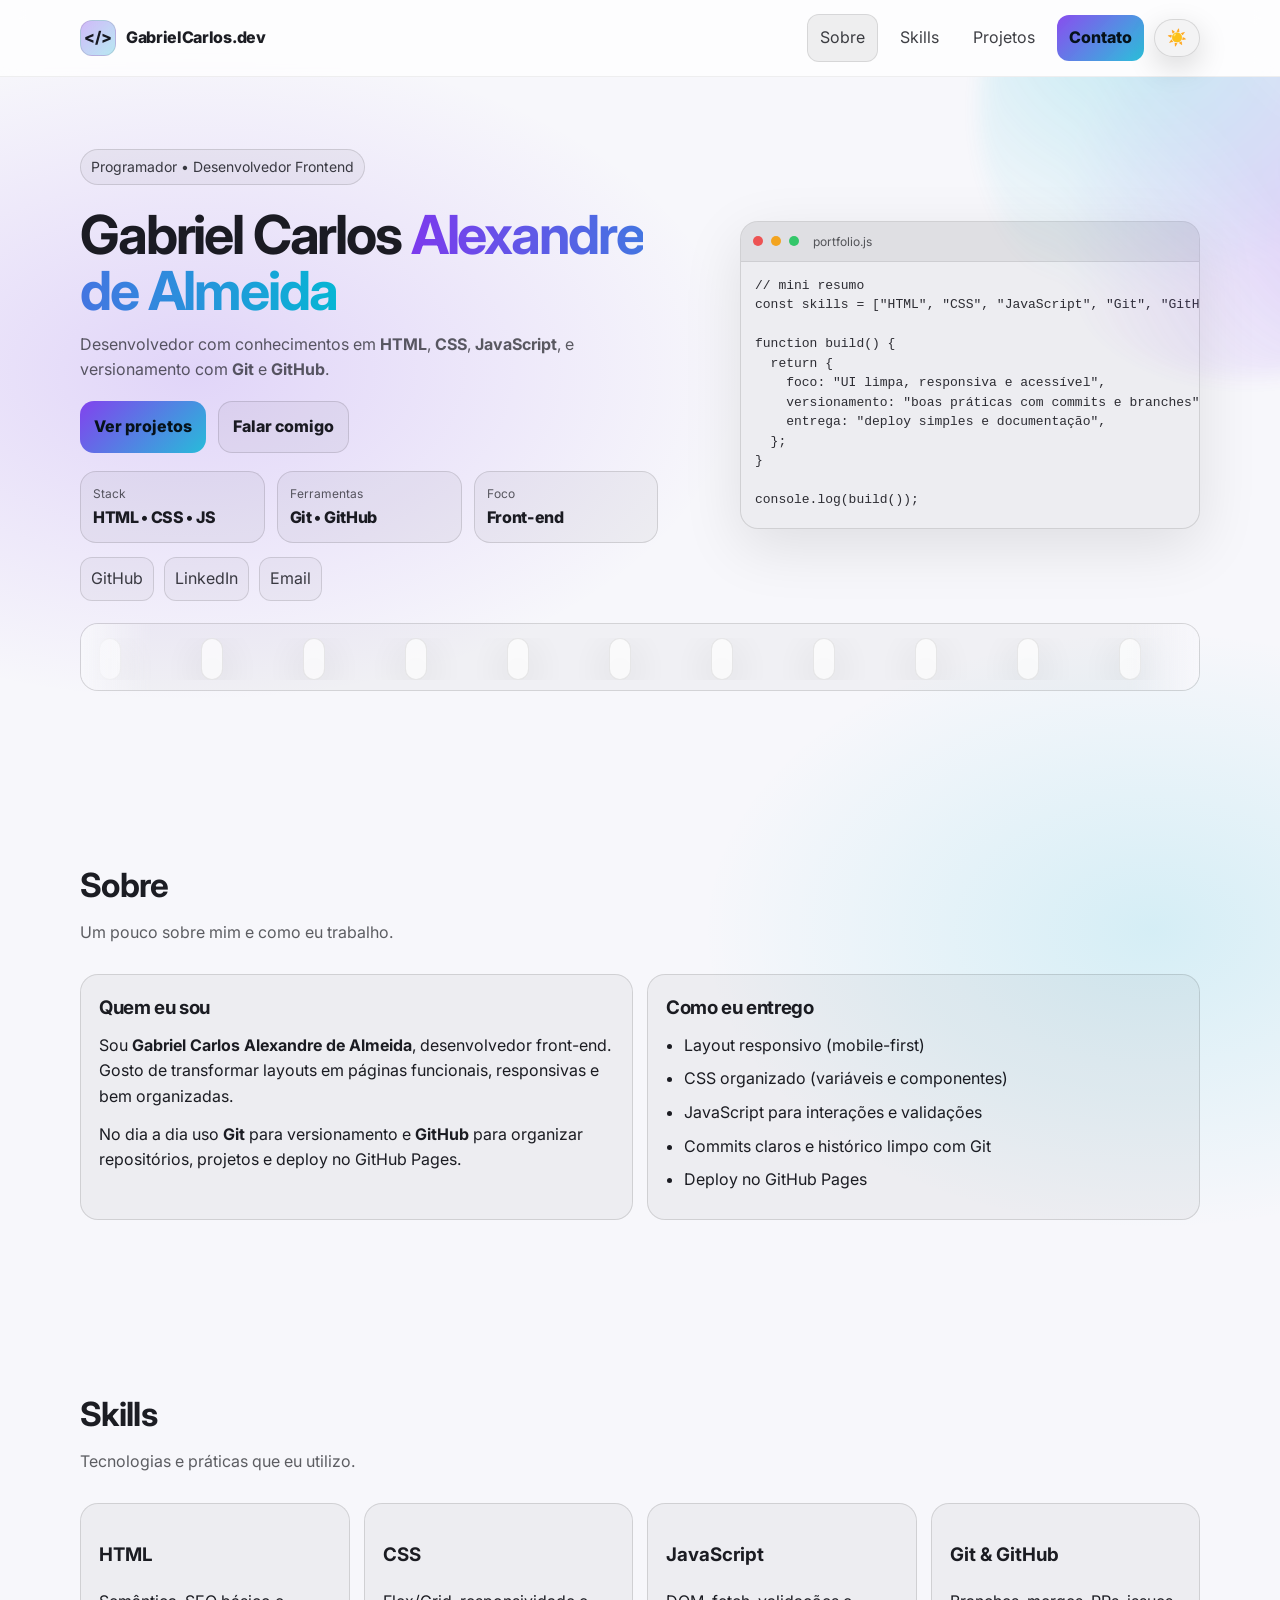
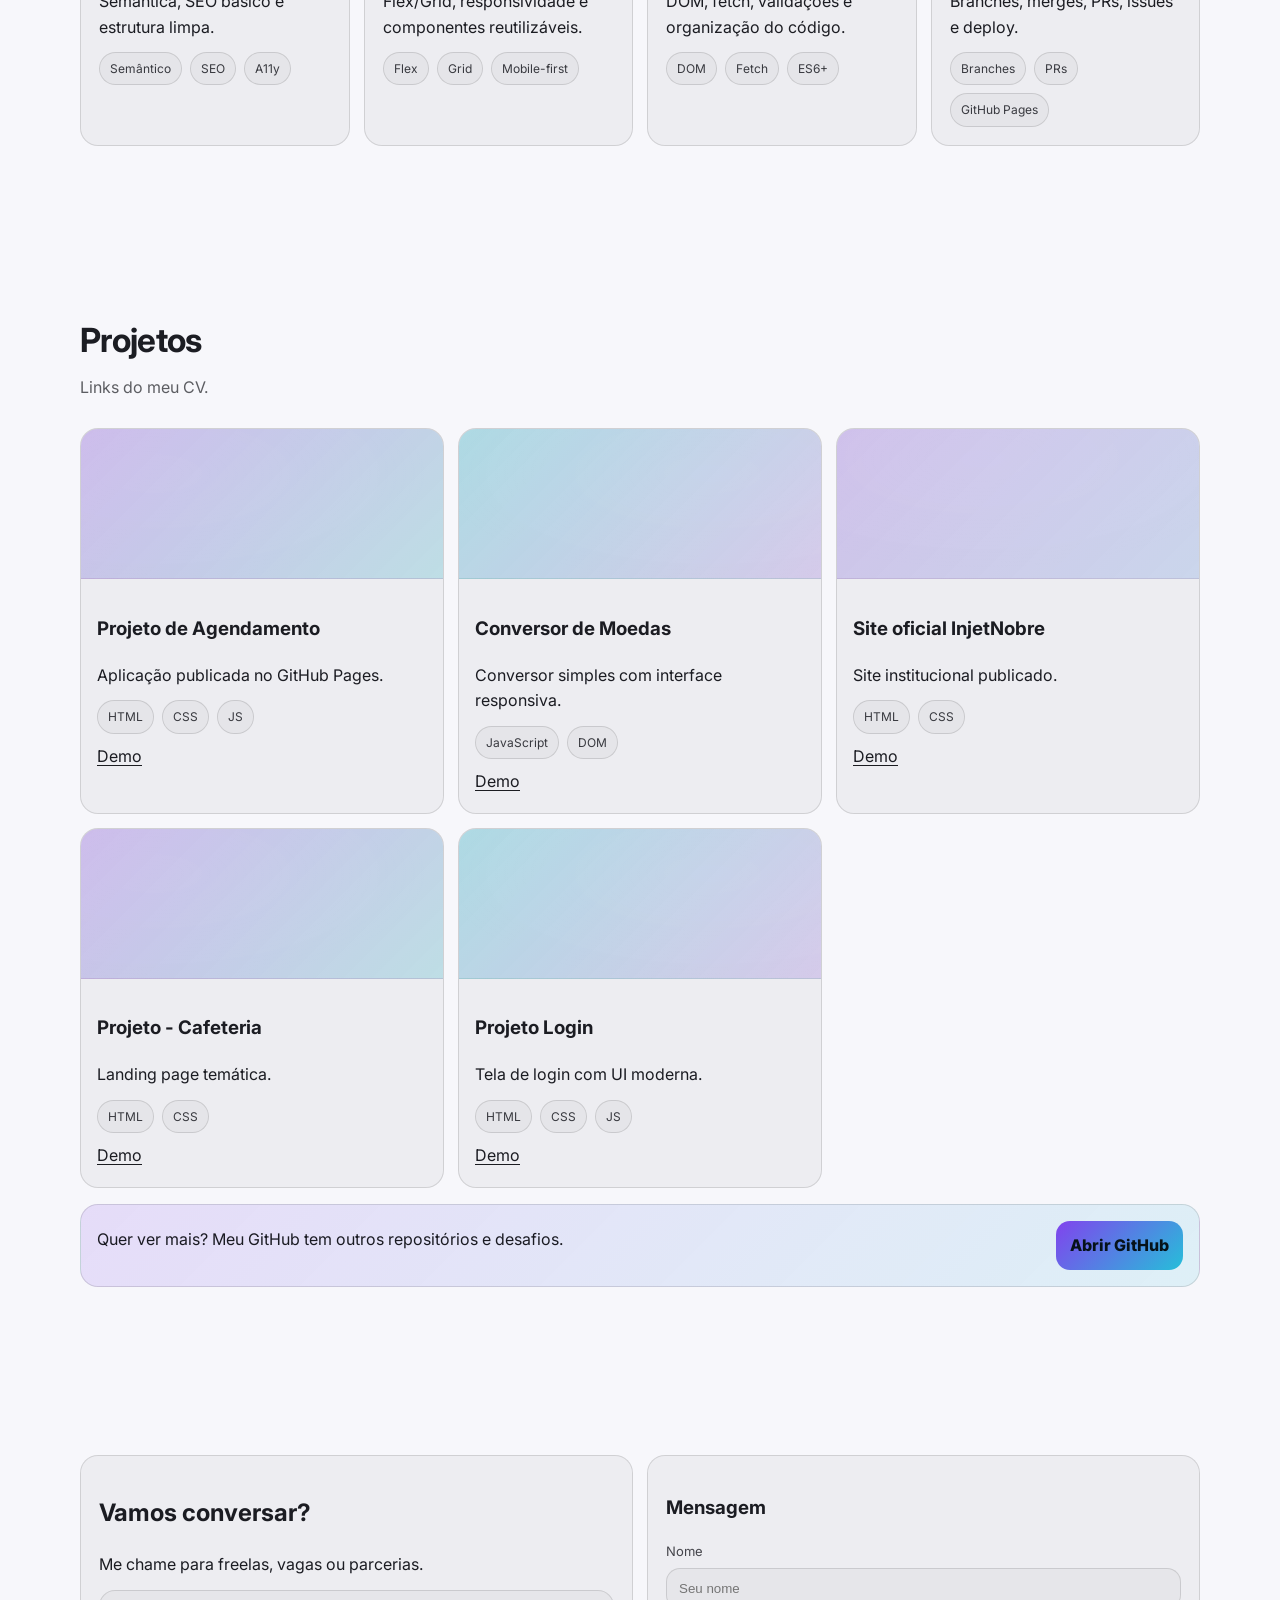
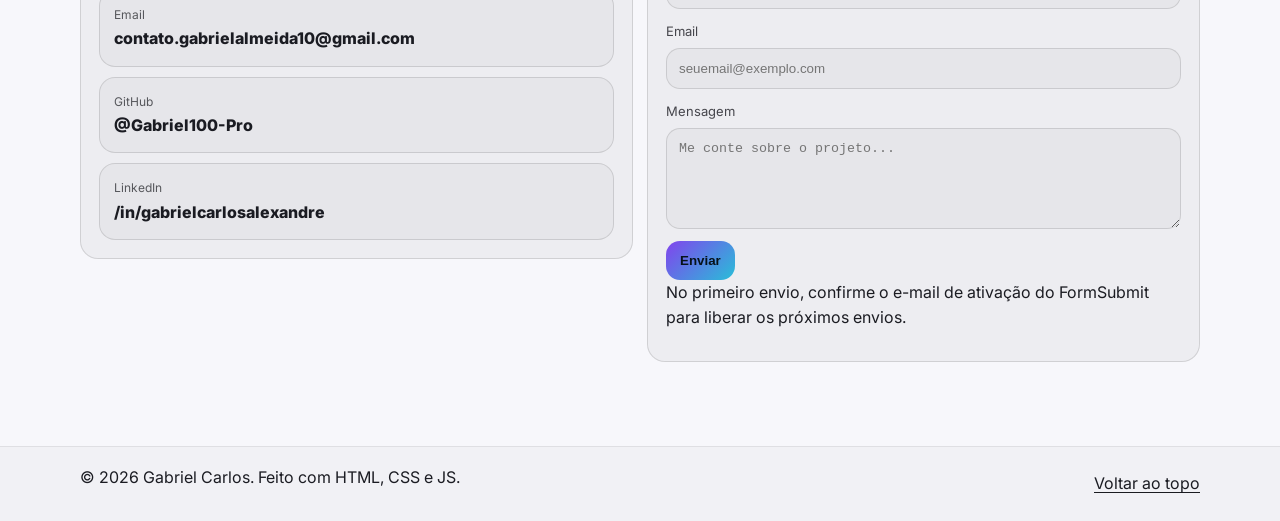
<file: index.html>
<!doctype html>
<html lang="pt-BR" data-theme="dark">
<head>
  <meta charset="utf-8" />
  <meta name="viewport" content="width=device-width, initial-scale=1" />
  <meta name="description" content="Portfólio | Gabriel Carlos Alexandre de Almeida - HTML, CSS, JavaScript, Git e GitHub." />
  <title>Portfólio | Gabriel Carlos</title>

  <link rel="preconnect" href="https://fonts.googleapis.com">
  <link rel="preconnect" href="https://fonts.gstatic.com" crossorigin>
  <link href="https://fonts.googleapis.com/css2?family=Inter:wght@400;500;600;700;800&display=swap" rel="stylesheet">

  <link rel="stylesheet" href="styles.css" />
</head>

<body>
  <a class="skip-link" href="#conteudo">Pular para o conteúdo</a>

  <header class="header" id="topo">
    <div class="container header__inner">
      <a class="brand" href="#topo" aria-label="Ir para o topo">
        <span class="brand__mark">&lt;/&gt;</span>
        <span class="brand__name">GabrielCarlos.dev</span>
      </a>

      <button class="menu-btn" type="button" aria-expanded="false" aria-controls="menu">
        <span class="menu-btn__bars" aria-hidden="true"></span>
        <span class="sr-only">Abrir menu</span>
      </button>

      <section class="header__actions" aria-label="Ações do topo">
        <nav class="nav" id="menu" aria-label="Navegação principal">
          <a class="nav__link" href="#sobre">Sobre</a>
          <a class="nav__link" href="#skills">Skills</a>
          <a class="nav__link" href="#projetos">Projetos</a>
          <a class="nav__link nav__cta" href="#contato">Contato</a>
        </nav>

        <button class="theme-toggle" type="button" aria-label="Alternar tema" aria-pressed="true" title="Alternar tema">
          <span class="theme-toggle__icon" aria-hidden="true">🌙</span>
        </button>
      </section>
    </div>
  </header>

  <main id="conteudo">
    <section class="hero section">
      <div class="container hero__grid">
        <div class="hero__content">
          <p class="pill">Programador • Desenvolvedor Frontend</p>

          <h1 class="hero__title">
            Gabriel Carlos <span class="grad">Alexandre de Almeida</span>
          </h1>

          <p class="hero__subtitle">
            Desenvolvedor com conhecimentos em <strong>HTML</strong>, <strong>CSS</strong>, <strong>JavaScript</strong>,
            e versionamento com <strong>Git</strong> e <strong>GitHub</strong>.
          </p>

          <div class="hero__actions">
            <a class="btn btn--primary" href="#projetos">Ver projetos</a>
            <a class="btn btn--ghost" href="#contato">Falar comigo</a>
          </div>

          <div class="hero__meta">
            <div class="meta-card">
              <span class="meta-card__label">Stack</span>
              <span class="meta-card__value">HTML • CSS • JS</span>
            </div>
            <div class="meta-card">
              <span class="meta-card__label">Ferramentas</span>
              <span class="meta-card__value">Git • GitHub</span>
            </div>
            <div class="meta-card">
              <span class="meta-card__label">Foco</span>
              <span class="meta-card__value">Front-end</span>
            </div>
          </div>

          <div class="social">
            <a class="social__link" href="https://github.com/Gabriel100-Pro" target="_blank" rel="noreferrer">GitHub</a>
            <a class="social__link" href="https://www.linkedin.com/in/gabrielcarlosalexandre" target="_blank" rel="noreferrer">LinkedIn</a>
            <a class="social__link" href="mailto:contato.gabrielalmeida10@gmail.com">Email</a>
          </div>
        </div>

        <div class="hero__card" aria-hidden="true">
          <div class="code-card">
            <div class="code-card__top">
              <span class="dot dot--red"></span>
              <span class="dot dot--yellow"></span>
              <span class="dot dot--green"></span>
              <span class="code-card__title">portfolio.js</span>
            </div>
<pre class="code-card__pre"><code>// mini resumo
const skills = ["HTML", "CSS", "JavaScript", "Git", "GitHub"];

function build() {
  return {
    foco: "UI limpa, responsiva e acessível",
    versionamento: "boas práticas com commits e branches",
    entrega: "deploy simples e documentação",
  };
}

console.log(build());</code></pre>
          </div>
        </div>
      </div>

      <!-- MARQUEE: CORRIGIDO (agora a animação funciona) -->
      <div class="container">
        <section class="tool-marquee" aria-label="Tecnologias que eu uso">
          <div class="tool-marquee__fade tool-marquee__fade--left" aria-hidden="true"></div>
          <div class="tool-marquee__fade tool-marquee__fade--right" aria-hidden="true"></div>

          <!-- IMPORTANTE: viewport + track + dois grupos iguais -->
          <div class="tool-marquee__viewport">
            <div class="tool-marquee__track" aria-hidden="false">
              <div class="tool-marquee__group">
                <img class="tool-marquee__img tool-marquee__img--wide" src="assets/item1-1.png" alt="JavaScript" loading="lazy">
                <img class="tool-marquee__img tool-marquee__img--wide" src="assets/item1-10.png" alt="CSS" loading="lazy">
                <img class="tool-marquee__img tool-marquee__img--wide" src="assets/item1-3.png" alt="JavaScript" loading="lazy">
                <img class="tool-marquee__img tool-marquee__img--wide" src="assets/item1-6.png" alt="Git" loading="lazy">
              </div>

              <!-- duplicado para loop infinito -->
              <div class="tool-marquee__group" aria-hidden="true">
                <img class="tool-marquee__img tool-marquee__img--wide" src="assets/item1-1.png" alt="JavaScript" loading="lazy">
                <img class="tool-marquee__img tool-marquee__img--wide" src="assets/item1-10.png" alt="CSS" loading="lazy">
                <img class="tool-marquee__img tool-marquee__img--wide" src="assets/item1-3.png" alt="JavaScript" loading="lazy">
                <img class="tool-marquee__img tool-marquee__img--wide" src="assets/item1-6.png" alt="Git" loading="lazy">
              </div>
            </div>
          </div>

          
        </section>
      </div>

      <div class="hero__bg" aria-hidden="true"></div>
    </section>

    <section class="section" id="sobre">
      <div class="container">
        <div class="section__head">
          <h2 class="section__title">Sobre</h2>
          <p class="section__desc">Um pouco sobre mim e como eu trabalho.</p>
        </div>

        <div class="about">
          <div class="about__card">
            <h3>Quem eu sou</h3>
            <p>
              Sou <strong>Gabriel Carlos Alexandre de Almeida</strong>, desenvolvedor front-end.
              Gosto de transformar layouts em páginas funcionais, responsivas e bem organizadas.
            </p>
            <p>
              No dia a dia uso <strong>Git</strong> para versionamento e <strong>GitHub</strong> para organizar repositórios,
              projetos e deploy no GitHub Pages.
            </p>
          </div>

          <div class="about__card">
            <h3>Como eu entrego</h3>
            <ul class="checklist">
              <li>Layout responsivo (mobile-first)</li>
              <li>CSS organizado (variáveis e componentes)</li>
              <li>JavaScript para interações e validações</li>
              <li>Commits claros e histórico limpo com Git</li>
              <li>Deploy no GitHub Pages</li>
            </ul>
          </div>
        </div>
      </div>
    </section>

    <section class="section section--alt" id="skills">
      <div class="container">
        <div class="section__head">
          <h2 class="section__title">Skills</h2>
          <p class="section__desc">Tecnologias e práticas que eu utilizo.</p>
        </div>

        <div class="skills">
          <article class="skill">
            <h3>HTML</h3>
            <p>Semântica, SEO básico e estrutura limpa.</p>
            <div class="tags">
              <span class="tag">Semântico</span>
              <span class="tag">SEO</span>
              <span class="tag">A11y</span>
            </div>
          </article>

          <article class="skill">
            <h3>CSS</h3>
            <p>Flex/Grid, responsividade e componentes reutilizáveis.</p>
            <div class="tags">
              <span class="tag">Flex</span>
              <span class="tag">Grid</span>
              <span class="tag">Mobile-first</span>
            </div>
          </article>

          <article class="skill">
            <h3>JavaScript</h3>
            <p>DOM, fetch, validações e organização do código.</p>
            <div class="tags">
              <span class="tag">DOM</span>
              <span class="tag">Fetch</span>
              <span class="tag">ES6+</span>
            </div>
          </article>

          <article class="skill">
            <h3>Git & GitHub</h3>
            <p>Branches, merges, PRs, issues e deploy.</p>
            <div class="tags">
              <span class="tag">Branches</span>
              <span class="tag">PRs</span>
              <span class="tag">GitHub Pages</span>
            </div>
          </article>
        </div>
      </div>
    </section>

    <!-- PROJETOS: LINKS PEGOS DO SEU CV -->
    <section class="section" id="projetos">
      <div class="container">
        <div class="section__head">
          <h2 class="section__title">Projetos</h2>
          <p class="section__desc">Links do meu CV.</p>
        </div>

        <div class="projects">
          <article class="project">
            <div class="project__thumb" aria-hidden="true"></div>
            <div class="project__body">
              <h3>Projeto de Agendamento</h3>
              <p>Aplicação publicada no GitHub Pages.</p>
              <div class="tags">
                <span class="tag">HTML</span><span class="tag">CSS</span><span class="tag">JS</span>
              </div>
              <div class="project__links">
                <a class="link" href="https://gabriel100-pro.github.io/Projeto-de-Agendamento/" target="_blank" rel="noreferrer">Demo</a>
              </div>
            </div>
          </article>

          <article class="project">
            <div class="project__thumb project__thumb--2" aria-hidden="true"></div>
            <div class="project__body">
              <h3>Conversor de Moedas</h3>
              <p>Conversor simples com interface responsiva.</p>
              <div class="tags">
                <span class="tag">JavaScript</span><span class="tag">DOM</span>
              </div>
              <div class="project__links">
                <a class="link" href="https://gabriel100-pro.github.io/Conversor-de-Moedas/" target="_blank" rel="noreferrer">Demo</a>
              </div>
            </div>
          </article>

          <article class="project">
            <div class="project__thumb project__thumb--3" aria-hidden="true"></div>
            <div class="project__body">
              <h3>Site oficial InjetNobre</h3>
              <p>Site institucional publicado.</p>
              <div class="tags">
                <span class="tag">HTML</span><span class="tag">CSS</span>
              </div>
              <div class="project__links">
                <a class="link" href="https://gabriel100-pro.github.io/Site-oficial-InjetNobre/" target="_blank" rel="noreferrer">Demo</a>
              </div>
            </div>
          </article>

          <article class="project">
            <div class="project__thumb" aria-hidden="true"></div>
            <div class="project__body">
              <h3>Projeto - Cafeteria</h3>
              <p>Landing page temática.</p>
              <div class="tags">
                <span class="tag">HTML</span><span class="tag">CSS</span>
              </div>
              <div class="project__links">
                <a class="link" href="https://gabriel100-pro.github.io/Projeto---Cafeteria/" target="_blank" rel="noreferrer">Demo</a>
              </div>
            </div>
          </article>

          <article class="project">
            <div class="project__thumb project__thumb--2" aria-hidden="true"></div>
            <div class="project__body">
              <h3>Projeto Login</h3>
              <p>Tela de login com UI moderna.</p>
              <div class="tags">
                <span class="tag">HTML</span><span class="tag">CSS</span><span class="tag">JS</span>
              </div>
              <div class="project__links">
                <a class="link" href="https://gabriel100-pro.github.io/Projeto-Login-/" target="_blank" rel="noreferrer">Demo</a>
              </div>
            </div>
          </article>
        </div>

        <div class="callout">
          <p>Quer ver mais? Meu GitHub tem outros repositórios e desafios.</p>
          <a class="btn btn--primary" href="https://github.com/Gabriel100-Pro" target="_blank" rel="noreferrer">Abrir GitHub</a>
        </div>
      </div>
    </section>

    <section class="section" id="contato">
      <div class="container">
        <div class="contact">
          <div class="contact__info">
            <h2>Vamos conversar?</h2>
            <p class="muted">Me chame para freelas, vagas ou parcerias.</p>

            <div class="contact__cards">
              <a class="contact-card" href="mailto:contato.gabrielalmeida10@gmail.com">
                <span class="contact-card__label">Email</span>
                <span class="contact-card__value">contato.gabrielalmeida10@gmail.com</span>
              </a>

              <a class="contact-card" href="https://github.com/Gabriel100-Pro" target="_blank" rel="noreferrer">
                <span class="contact-card__label">GitHub</span>
                <span class="contact-card__value">@Gabriel100-Pro</span>
              </a>

              <a class="contact-card" href="https://www.linkedin.com/in/gabrielcarlosalexandre" target="_blank" rel="noreferrer">
                <span class="contact-card__label">LinkedIn</span>
                <span class="contact-card__value">/in/gabrielcarlosalexandre</span>
              </a>
            </div>
          </div>

          <form class="form" action="https://formsubmit.co/contato.gabrielalmeida10@gmail.com" method="post">
            <h3>Mensagem</h3>
            <input type="hidden" name="_subject" value="Nova mensagem enviada pelo portfólio">
            <input type="hidden" name="_captcha" value="false">
            <input type="hidden" name="_template" value="table">
            <input type="hidden" id="form-next-url" name="_next" value="">

            <label class="field">
              <span>Nome</span>
              <input name="nome" type="text" placeholder="Seu nome" autocomplete="name" required />
            </label>

            <label class="field">
              <span>Email</span>
              <input name="email" type="email" placeholder="seuemail@exemplo.com" autocomplete="email" required />
            </label>

            <label class="field">
              <span>Mensagem</span>
              <textarea name="mensagem" rows="5" placeholder="Me conte sobre o projeto..." required></textarea>
            </label>

            <button class="btn btn--primary" type="submit">Enviar</button>
            <p class="form__hint muted">
              No primeiro envio, confirme o e-mail de ativação do FormSubmit para liberar os próximos envios.
            </p>
          </form>
        </div>
      </div>
    </section>
  </main>

  <footer class="footer">
    <div class="container footer__inner">
      <p class="muted">© <span id="ano"></span> Gabriel Carlos. Feito com HTML, CSS e JS.</p>
      <a class="link" href="#topo">Voltar ao topo</a>
    </div>
  </footer>

  <button class="to-top" type="button" aria-label="Voltar ao topo">↑</button>

  <script src="script.js"></script>
</body>
</html>
</file>
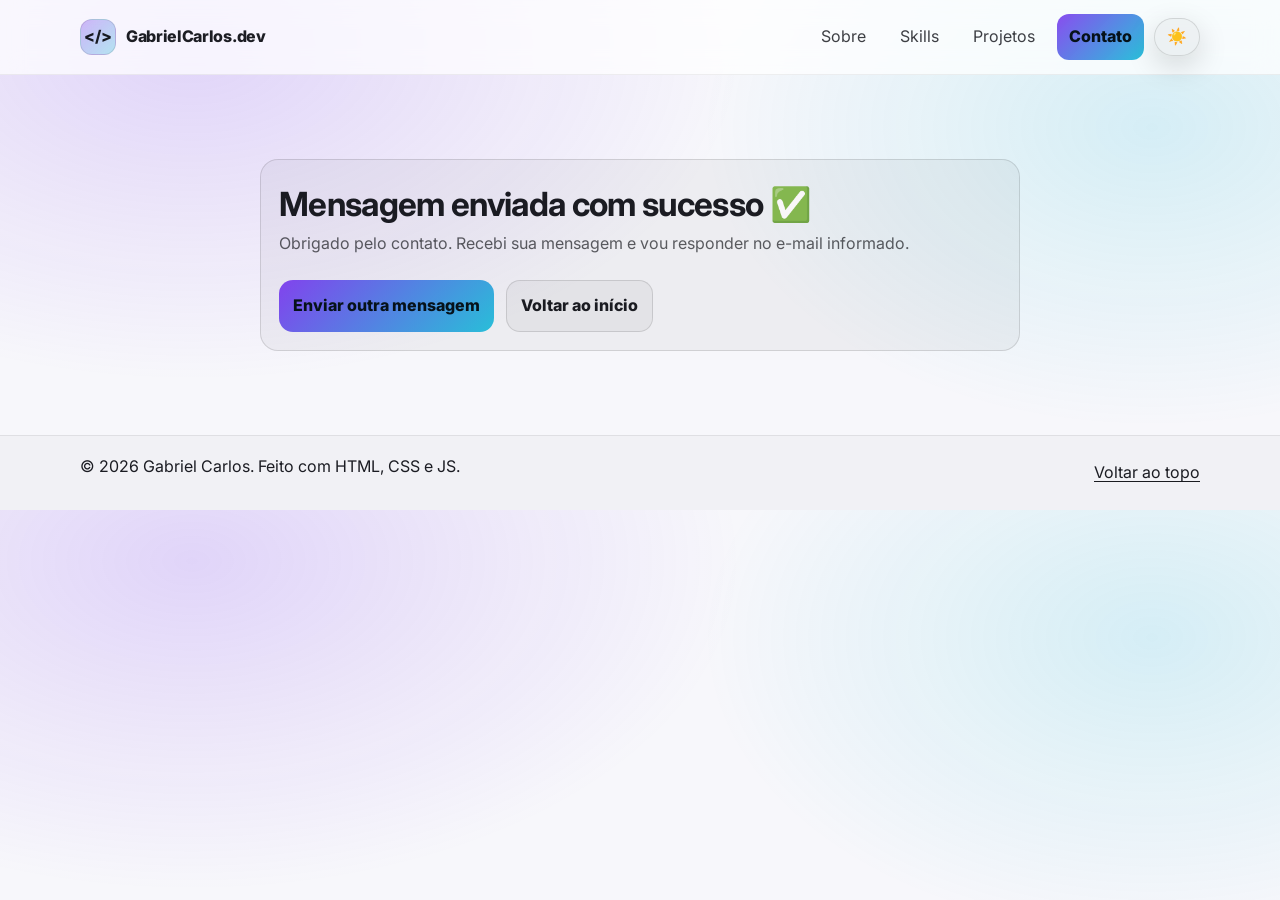
<file: obrigado.html>
<!doctype html>
<html lang="pt-BR" data-theme="dark">
<head>
  <meta charset="utf-8" />
  <meta name="viewport" content="width=device-width, initial-scale=1" />
  <meta name="description" content="Mensagem enviada com sucesso." />
  <title>Obrigado | Gabriel Carlos</title>

  <link rel="preconnect" href="https://fonts.googleapis.com">
  <link rel="preconnect" href="https://fonts.gstatic.com" crossorigin>
  <link href="https://fonts.googleapis.com/css2?family=Inter:wght@400;500;600;700;800&display=swap" rel="stylesheet">

  <link rel="stylesheet" href="styles.css" />
</head>
<body>
  <a class="skip-link" href="#conteudo">Pular para o conteúdo</a>

  <header class="header" id="topo">
    <div class="container header__inner">
      <a class="brand" href="index.html" aria-label="Ir para o início">
        <span class="brand__mark">&lt;/&gt;</span>
        <span class="brand__name">GabrielCarlos.dev</span>
      </a>

      <button class="menu-btn" type="button" aria-expanded="false" aria-controls="menu">
        <span class="menu-btn__bars" aria-hidden="true"></span>
        <span class="sr-only">Abrir menu</span>
      </button>

      <section class="header__actions" aria-label="Ações do topo">
        <nav class="nav" id="menu" aria-label="Navegação principal">
          <a class="nav__link" href="index.html#sobre">Sobre</a>
          <a class="nav__link" href="index.html#skills">Skills</a>
          <a class="nav__link" href="index.html#projetos">Projetos</a>
          <a class="nav__link nav__cta" href="index.html#contato">Contato</a>
        </nav>

        <button class="theme-toggle" type="button" aria-label="Alternar tema" aria-pressed="true" title="Alternar tema">
          <span class="theme-toggle__icon" aria-hidden="true">🌙</span>
        </button>
      </section>
    </div>
  </header>

  <main id="conteudo" class="section">
    <div class="container">
      <div class="contact" style="grid-template-columns: 1fr; max-width: 760px; margin: 0 auto;">
        <div class="contact__info">
          <h1 class="section__title">Mensagem enviada com sucesso ✅</h1>
          <p class="section__desc">Obrigado pelo contato. Recebi sua mensagem e vou responder no e-mail informado.</p>

          <div class="hero__actions" style="margin-top: 24px;">
            <a class="btn btn--primary" href="index.html#contato">Enviar outra mensagem</a>
            <a class="btn btn--ghost" href="index.html">Voltar ao início</a>
          </div>
        </div>
      </div>
    </div>
  </main>

  <footer class="footer">
    <div class="container footer__inner">
      <p class="muted">© <span id="ano"></span> Gabriel Carlos. Feito com HTML, CSS e JS.</p>
      <a class="link" href="#topo">Voltar ao topo</a>
    </div>
  </footer>

  <button class="to-top" type="button" aria-label="Voltar ao topo">↑</button>

  <script src="script.js"></script>
</body>
</html>
</file>
<file: styles.css>
/* Mantive seu visual e corrigi somente o MARQUEE
   (você tinha CSS de marquee esperando .tool-marquee__viewport e .tool-marquee__group,
    mas no HTML estava com .tool-marquee__row e sem viewport). */

:root{
  --radius: 18px;
  --radius-sm: 12px;
  --container: 1120px;

  --brand1: #7c3aed;
  --brand2: #06b6d4;
}

/* Temas via data-theme */
html[data-theme="dark"]{
  --bg: #0b1020;
  --text: rgba(255,255,255,.92);
  --muted: rgba(255,255,255,.7);
  --shadow: 0 18px 60px rgba(0,0,0,.35);
  --header-bg: rgba(11,16,32,.55);
  --surface: rgba(255,255,255,.06);
  --surface-2: rgba(255,255,255,.08);
  --border: rgba(255,255,255,.14);
}

html[data-theme="light"]{
  --bg: #f7f7fb;
  --text: rgba(9, 10, 16, .92);
  --muted: rgba(9, 10, 16, .65);
  --shadow: 0 18px 60px rgba(0,0,0,.10);
  --header-bg: rgba(255,255,255,.72);
  --surface: rgba(0,0,0,.04);
  --surface-2: rgba(0,0,0,.06);
  --border: rgba(0,0,0,.12);
}

*{ box-sizing: border-box; }
html{ scroll-behavior: smooth; }
body{
  margin: 0;
  font-family: Inter, system-ui, -apple-system, Segoe UI, Roboto, Arial, sans-serif;
  color: var(--text);
  background:
    radial-gradient(1000px 600px at 15% 10%, rgba(124,58,237,.18), transparent 55%),
    radial-gradient(900px 600px at 90% 25%, rgba(6,182,212,.14), transparent 50%),
    var(--bg);
  line-height: 1.6;
}

a{ color: inherit; text-decoration: none; }
p{ margin: 0 0 12px; }

.container{
  width: min(100% - 32px, var(--container));
  margin-inline: auto;
}

.section{ padding: 84px 0; position: relative; }
.section--alt{
  background: linear-gradient(180deg, rgba(255,255,255,.03), rgba(255,255,255,.00));
}

.section__head{ display: grid; gap: 8px; margin-bottom: 28px; }
.section__title{ margin: 0; font-size: clamp(24px, 2.6vw, 34px); letter-spacing: -0.02em; }
.section__desc{ margin: 0; color: var(--muted); max-width: 65ch; }

.skip-link{
  position: absolute;
  left: -999px;
  top: 12px;
  background: #fff;
  color: #000;
  padding: 10px 12px;
  border-radius: 10px;
}
.skip-link:focus{ left: 12px; z-index: 9999; }

.sr-only{
  position:absolute;
  width:1px;
  height:1px;
  padding:0;
  margin:-1px;
  overflow:hidden;
  clip:rect(0,0,0,0);
  white-space:nowrap;
  border:0;
}

/* HEADER */
.header{
  position: sticky;
  top: 0;
  z-index: 50;
  backdrop-filter: blur(12px);
  background: var(--header-bg);
  border-bottom: 1px solid rgba(255,255,255,.08);
}
html[data-theme="light"] .header{
  border-bottom: 1px solid rgba(0,0,0,.06);
}

.header__inner{
  display:flex;
  align-items:center;
  justify-content:space-between;
  padding: 14px 0;
  gap: 14px;
}

.header__actions{
  display:flex;
  align-items:center;
  gap: 10px;
}

.brand{
  display:flex;
  align-items:center;
  gap: 10px;
  font-weight: 800;
  letter-spacing: -.02em;
}
.brand__mark{
  width: 36px;
  height: 36px;
  display:grid;
  place-items:center;
  border-radius: 12px;
  background: linear-gradient(135deg, rgba(124,58,237,.35), rgba(6,182,212,.28));
  border: 1px solid rgba(255,255,255,.12);
}
html[data-theme="light"] .brand__mark{
  border: 1px solid rgba(0,0,0,.10);
}

.menu-btn{
  display: none;
  border: 1px solid var(--border);
  background: var(--surface);
  color: var(--text);
  border-radius: 12px;
  padding: 10px 12px;
  cursor: pointer;
}
.menu-btn__bars{
  display:block;
  width: 18px;
  height: 2px;
  background: currentColor;
  position: relative;
}
.menu-btn__bars::before,
.menu-btn__bars::after{
  content:"";
  position:absolute;
  left:0;
  width: 18px;
  height: 2px;
  background: currentColor;
}
.menu-btn__bars::before{ top: -6px; }
.menu-btn__bars::after{ top: 6px; }

.nav{ display:flex; align-items:center; gap: 10px; }
.nav__link{
  padding: 10px 12px;
  border-radius: 12px;
  color: color-mix(in oklab, var(--text) 85%, transparent);
}
.nav__link:hover{ background: var(--surface); }
.nav__link.is-active{
  background: var(--surface-2);
  border: 1px solid color-mix(in oklab, var(--border) 80%, transparent);
}
.nav__cta{
  background: linear-gradient(135deg, rgba(124,58,237,.9), rgba(6,182,212,.85));
  color: #06121a;
  font-weight: 800;
  border: 0;
}

/* Botão tema */
.theme-toggle{
  width: 46px;
  height: 38px;
  border-radius: 999px;
  border: 1px solid var(--border);
  background: var(--surface);
  box-shadow: 0 10px 30px rgba(0,0,0,.15);
  display: inline-grid;
  place-items: center;
  cursor: pointer;
}
.theme-toggle__icon{
  font-size: 16px;
  line-height: 1;
}

/* HERO */
.hero{ padding-top: 72px; overflow: hidden; }
.hero__grid{
  display:grid;
  grid-template-columns: 1.1fr .9fr;
  gap: 28px;
  align-items: center;
}
.hero__title{
  margin: 10px 0 12px;
  font-size: clamp(34px, 4.2vw, 56px);
  line-height: 1.05;
  letter-spacing: -0.04em;
}
.hero__subtitle{ color: var(--muted); max-width: 60ch; }
.grad{
  background: linear-gradient(90deg, var(--brand1), var(--brand2));
  -webkit-background-clip: text;
  background-clip: text;
  color: transparent;
}

.pill{
  display:inline-flex;
  align-items:center;
  padding: 6px 10px;
  border-radius: 999px;
  border: 1px solid var(--border);
  background: var(--surface);
  color: color-mix(in oklab, var(--text) 85%, transparent);
  font-size: 14px;
}

.hero__actions{ display:flex; gap: 12px; margin-top: 18px; flex-wrap: wrap; }

.btn{
  display:inline-flex;
  align-items:center;
  justify-content:center;
  gap: 8px;
  padding: 12px 14px;
  border-radius: 14px;
  border: 1px solid var(--border);
  cursor: pointer;
  font-weight: 800;
}
.btn--primary{
  background: linear-gradient(135deg, rgba(124,58,237,.95), rgba(6,182,212,.85));
  color: #06121a;
  border: 0;
}
.btn--ghost{ background: var(--surface); color: var(--text); }
.btn--ghost:hover{ background: var(--surface-2); }

.hero__meta{
  display:grid;
  grid-template-columns: repeat(3, minmax(0, 1fr));
  gap: 12px;
  margin-top: 18px;
}
.meta-card{
  background: var(--surface);
  border: 1px solid var(--border);
  border-radius: 16px;
  padding: 12px;
}
.meta-card__label{ display:block; font-size: 12px; color: var(--muted); }
.meta-card__value{ display:block; margin-top: 2px; font-weight: 800; letter-spacing: -0.02em; }

.social{ margin-top: 14px; display:flex; gap: 10px; flex-wrap: wrap; }
.social__link{
  color: color-mix(in oklab, var(--text) 85%, transparent);
  padding: 8px 10px;
  border-radius: 12px;
  border: 1px solid var(--border);
  background: color-mix(in oklab, var(--surface) 80%, transparent);
}
.social__link:hover{ background: var(--surface-2); }

.hero__card{ justify-self: end; width: min(460px, 100%); }
.code-card{
  border-radius: var(--radius);
  background: var(--surface);
  border: 1px solid var(--border);
  box-shadow: var(--shadow);
  overflow:hidden;
}
.code-card__top{
  display:flex;
  align-items:center;
  gap: 8px;
  padding: 10px 12px;
  border-bottom: 1px solid color-mix(in oklab, var(--border) 60%, transparent);
  background: color-mix(in oklab, var(--surface) 70%, rgba(0,0,0,.10));
}
.dot{ width: 10px; height: 10px; border-radius: 50%; opacity: .9; }
.dot--red{ background: #ef4444; }
.dot--yellow{ background: #f59e0b; }
.dot--green{ background: #22c55e; }
.code-card__title{ margin-left: 6px; color: var(--muted); font-size: 12px; }
.code-card__pre{
  margin: 0;
  padding: 14px 14px 18px;
  color: color-mix(in oklab, var(--text) 92%, transparent);
  font-size: 13px;
  line-height: 1.5;
  overflow:auto;
}

.hero__bg{
  position:absolute;
  inset: -220px -220px auto auto;
  width: 520px;
  height: 520px;
  border-radius: 50%;
  background: radial-gradient(circle at 30% 30%, rgba(6,182,212,.30), transparent 55%),
              radial-gradient(circle at 70% 70%, rgba(124,58,237,.30), transparent 55%);
  filter: blur(10px);
  opacity: .7;
  pointer-events:none;
}

/* ===== MARQUEE (CORRIGIDO) ===== */
.tool-marquee{
  margin-top: 22px;
  position: relative;
  border-radius: var(--radius);
  border: 1px solid var(--border);
  background: color-mix(in oklab, var(--surface) 70%, transparent);
  overflow: hidden;
  padding: 14px 0 10px;
}

/* o seu CSS dependia disso, e no HTML não existia */
.tool-marquee__viewport{
  overflow: hidden;
}

.tool-marquee__track{
  display: flex;
  width: max-content;
  will-change: transform;
  animation: marquee-left 16s linear infinite;
}

/* pausa no hover */
.tool-marquee:hover .tool-marquee__track,
.tool-marquee:focus-within .tool-marquee__track{
  animation-play-state: paused;
}

.tool-marquee__group{
  display: inline-flex;
  align-items: center;
  gap: 80px;
  padding: 0 18px;
  flex-shrink: 0;
}

/* ajuste: se as duas listas não tiverem exatamente a mesma largura,
   pode dar "pulo". Por isso evite conteúdos diferentes entre os grupos. */

.tool-marquee__img{
  object-fit: contain;
  filter: drop-shadow(0 10px 22px rgba(0,0,0,.18));
  opacity: .95;
}

.tool-marquee__img--wide{
  width: auto;
  height: 42px;
  max-width: 240px;
  padding: 6px 10px;
  border-radius: 14px;
  background: color-mix(in oklab, var(--surface) 70%, transparent);
  border: 1px solid color-mix(in oklab, var(--border) 70%, transparent);
}

html[data-theme="light"] .tool-marquee__img--wide{
  background: rgba(255,255,255,.75);
}

/* fades */
.tool-marquee__fade{
  position:absolute;
  top:0;
  bottom:0;
  width: 72px;
  pointer-events:none;
  z-index: 2;
}
.tool-marquee__fade--left{
  left:0;
  background: linear-gradient(90deg, var(--bg), transparent);
}
.tool-marquee__fade--right{
  right:0;
  background: linear-gradient(270deg, var(--bg), transparent);
}

@keyframes marquee-left{
  from{ transform: translate3d(0,0,0); }
  to{ transform: translate3d(-50%,0,0); }
}



@media (prefers-reduced-motion: reduce){
  .tool-marquee__track{ animation: none; }
}

/* OUTRAS SEÇÕES */
.about{
  display:grid;
  grid-template-columns: repeat(2, minmax(0,1fr));
  gap: 14px;
}
.about__card{
  border-radius: var(--radius);
  background: var(--surface);
  border: 1px solid var(--border);
  padding: 18px;
}
.about__card h3{ margin: 0 0 10px; letter-spacing: -.02em; }

.checklist{ margin: 0; padding-left: 18px; }
.checklist li{ margin: 8px 0; }

.skills{ display:grid; grid-template-columns: repeat(4, minmax(0,1fr)); gap: 14px; }
.skill{
  border-radius: var(--radius);
  background: var(--surface);
  border: 1px solid var(--border);
  padding: 18px;
}

.tags{ display:flex; gap: 8px; flex-wrap: wrap; margin-top: 10px; }
.tag{
  font-size: 12px;
  padding: 6px 10px;
  border-radius: 999px;
  border: 1px solid var(--border);
  background: color-mix(in oklab, var(--surface) 80%, transparent);
  color: color-mix(in oklab, var(--text) 85%, transparent);
}

.projects{ display:grid; grid-template-columns: repeat(3, minmax(0,1fr)); gap: 14px; }
.project{
  border-radius: var(--radius);
  background: var(--surface);
  border: 1px solid var(--border);
  overflow:hidden;
  display:flex;
  flex-direction: column;
}
.project__thumb{
  height: 150px;
  background:
    linear-gradient(135deg, rgba(124,58,237,.25), rgba(6,182,212,.18)),
    radial-gradient(500px 200px at 20% 30%, rgba(255,255,255,.12), transparent 55%),
    color-mix(in oklab, var(--surface) 80%, transparent);
  border-bottom: 1px solid color-mix(in oklab, var(--border) 60%, transparent);
}
.project__thumb--2{
  background:
    linear-gradient(135deg, rgba(6,182,212,.25), rgba(124,58,237,.16)),
    radial-gradient(500px 200px at 70% 30%, rgba(255,255,255,.12), transparent 55%),
    color-mix(in oklab, var(--surface) 80%, transparent);
}
.project__thumb--3{
  background:
    linear-gradient(135deg, rgba(124,58,237,.22), rgba(59,130,246,.16)),
    radial-gradient(500px 200px at 40% 20%, rgba(255,255,255,.12), transparent 55%),
    color-mix(in oklab, var(--surface) 80%, transparent);
}
.project__body{ padding: 16px 16px 18px; }
.project__links{ margin-top: 10px; display:flex; gap: 12px; }
.link{ text-decoration: underline; text-underline-offset: 3px; }

.callout{
  margin-top: 16px;
  padding: 16px;
  border-radius: var(--radius);
  border: 1px solid var(--border);
  background: linear-gradient(135deg, rgba(124,58,237,.14), rgba(6,182,212,.10));
  display:flex;
  align-items:center;
  justify-content: space-between;
  gap: 12px;
  flex-wrap: wrap;
}

.contact{
  display:grid;
  grid-template-columns: 1fr 1fr;
  gap: 14px;
  align-items:start;
}
.contact__info, .form{
  border-radius: var(--radius);
  border: 1px solid var(--border);
  background: var(--surface);
  padding: 18px;
}

.contact__cards{ display:grid; gap: 10px; margin-top: 12px; }

.contact-card{
  display:block;
  border-radius: 16px;
  border: 1px solid var(--border);
  background: color-mix(in oklab, var(--surface) 70%, transparent);
  padding: 14px;
}
.contact-card:hover{ background: var(--surface-2); }
.contact-card__label{ display:block; font-size: 12px; color: var(--muted); }
.contact-card__value{ display:block; font-weight: 800; margin-top: 2px; }

.field{ display:grid; gap: 6px; margin-bottom: 12px; }
.field span{ font-size: 13px; color: color-mix(in oklab, var(--text) 80%, transparent); }
input, textarea{
  width: 100%;
  padding: 12px 12px;
  border-radius: 14px;
  border: 1px solid var(--border);
  background: color-mix(in oklab, var(--surface) 70%, transparent);
  color: var(--text);
  outline: none;
}
input:focus, textarea:focus{
  border-color: rgba(6,182,212,.55);
  box-shadow: 0 0 0 4px rgba(6,182,212,.12);
}

.footer{
  border-top: 1px solid color-mix(in oklab, var(--border) 60%, transparent);
  background: color-mix(in oklab, var(--surface) 60%, transparent);
  padding: 18px 0;
}
.footer__inner{
  display:flex;
  align-items:center;
  justify-content: space-between;
  gap: 10px;
  flex-wrap: wrap;
}

/* TO TOP */
.to-top{
  position: fixed;
  right: 18px;
  bottom: 18px;
  width: 44px;
  height: 44px;
  border-radius: 14px;
  border: 1px solid var(--border);
  background: var(--surface);
  color: var(--text);
  display:none;
  cursor: pointer;
}
.to-top.is-visible{ display:inline-grid; place-items:center; }

/* RESPONSIVE */
@media (max-width: 980px){
  .hero__grid{ grid-template-columns: 1fr; }
  .hero__card{ justify-self: start; }
  .skills{ grid-template-columns: repeat(2, minmax(0,1fr)); }
  .projects{ grid-template-columns: 1fr; }
  .about{ grid-template-columns: 1fr; }
  .contact{ grid-template-columns: 1fr; }
  .hero__meta{ grid-template-columns: 1fr; }
}

@media (max-width: 720px){
  .menu-btn{ display:inline-flex; align-items:center; justify-content:center; }

  .nav{
    position: absolute;
    top: 64px;
    right: 16px;
    left: 16px;
    display:none;
    flex-direction: column;
    align-items: stretch;
    background: color-mix(in oklab, var(--bg) 90%, transparent);
    border: 1px solid var(--border);
    border-radius: 16px;
    padding: 10px;
    backdrop-filter: blur(12px);
  }
  .nav.is-open{ display:flex; }

  .header__actions{ gap: 8px; }
}
</file>
